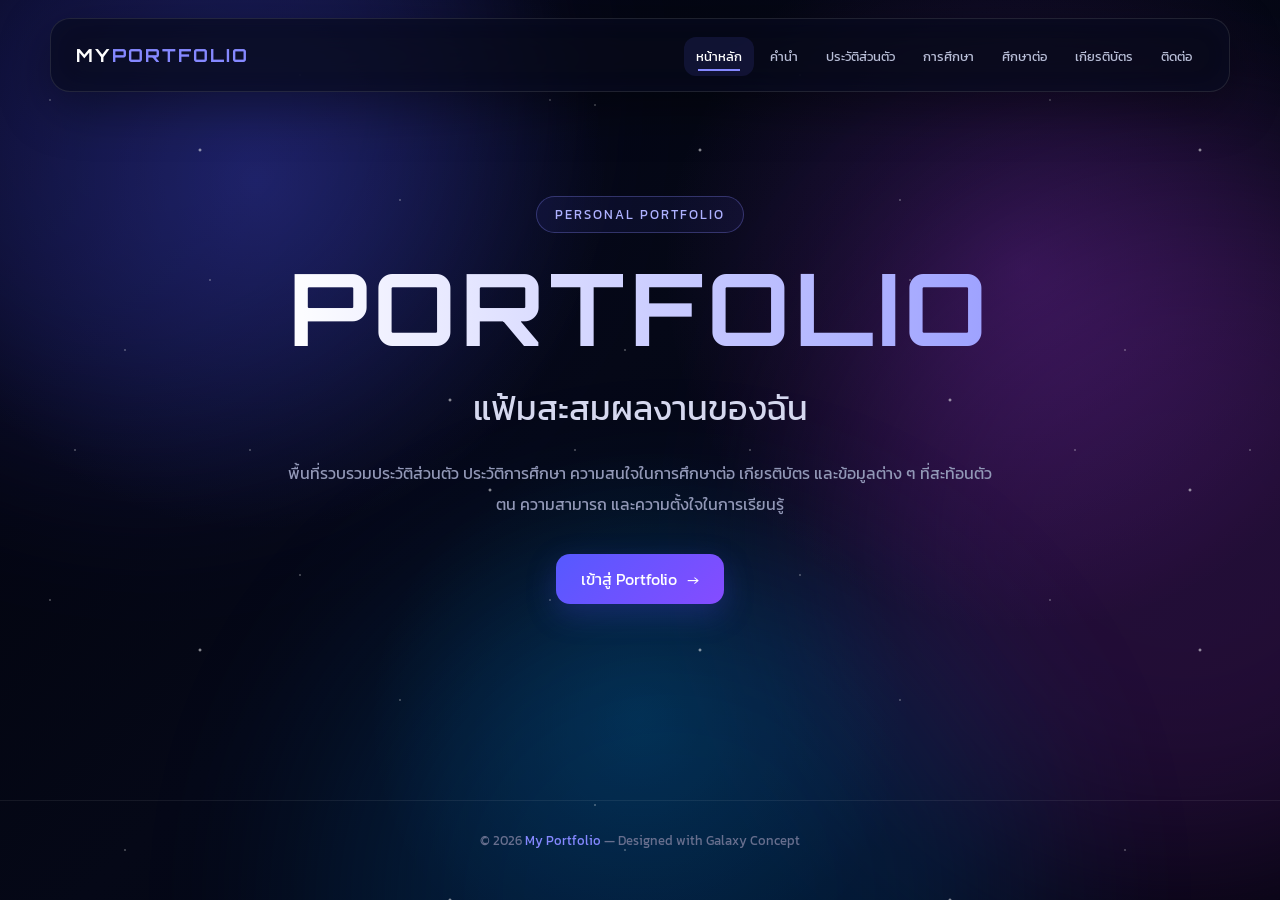
<file: index.html>
<!DOCTYPE html>
<html lang="th">

<head>

<meta charset="UTF-8">
<meta name="viewport" content="width=device-width, initial-scale=1.0">

<title>Portfolio | My Galaxy</title>

<link rel="stylesheet" href="style.css">

</head>

<body>

<div class="page-transition"></div>
  
<div class="stars"></div>
<div class="nebula one"></div>
<div class="nebula two"></div>
<div class="nebula three"></div>


<nav class="navbar">

<div class="nav-container">

<a href="index.html" class="logo">
MY<span>PORTFOLIO</span>
</a>

<ul class="nav-links">

<li><a href="index.html" class="active">หน้าหลัก</a></li>
<li><a href="preface.html">คำนำ</a></li>
<li><a href="profile.html">ประวัติส่วนตัว</a></li>
<li><a href="education.html">การศึกษา</a></li>
<li><a href="interests.html">ศึกษาต่อ</a></li>
<li><a href="certificates.html">เกียรติบัตร</a></li>
<li><a href="contact.html">ติดต่อ</a></li>

</ul>

</div>
</nav>


<main class="hero">

<div class="hero-content">

<div class="eyebrow">
PERSONAL PORTFOLIO
</div>

<h1>PORTFOLIO</h1>

<h2>แฟ้มสะสมผลงานของฉัน</h2>

<p>
พื้นที่รวบรวมประวัติส่วนตัว ประวัติการศึกษา
ความสนใจในการศึกษาต่อ เกียรติบัตร
และข้อมูลต่าง ๆ ที่สะท้อนตัวตน ความสามารถ
และความตั้งใจในการเรียนรู้
</p>

<a href="profile.html" class="btn">
เข้าสู่ Portfolio
<span>→</span>
</a>

</div>

</main>


<footer>
© 2026 <span>My Portfolio</span> — Designed with Galaxy Concept
</footer>


<script src="script.js"></script>

</body>
</html>
</file>
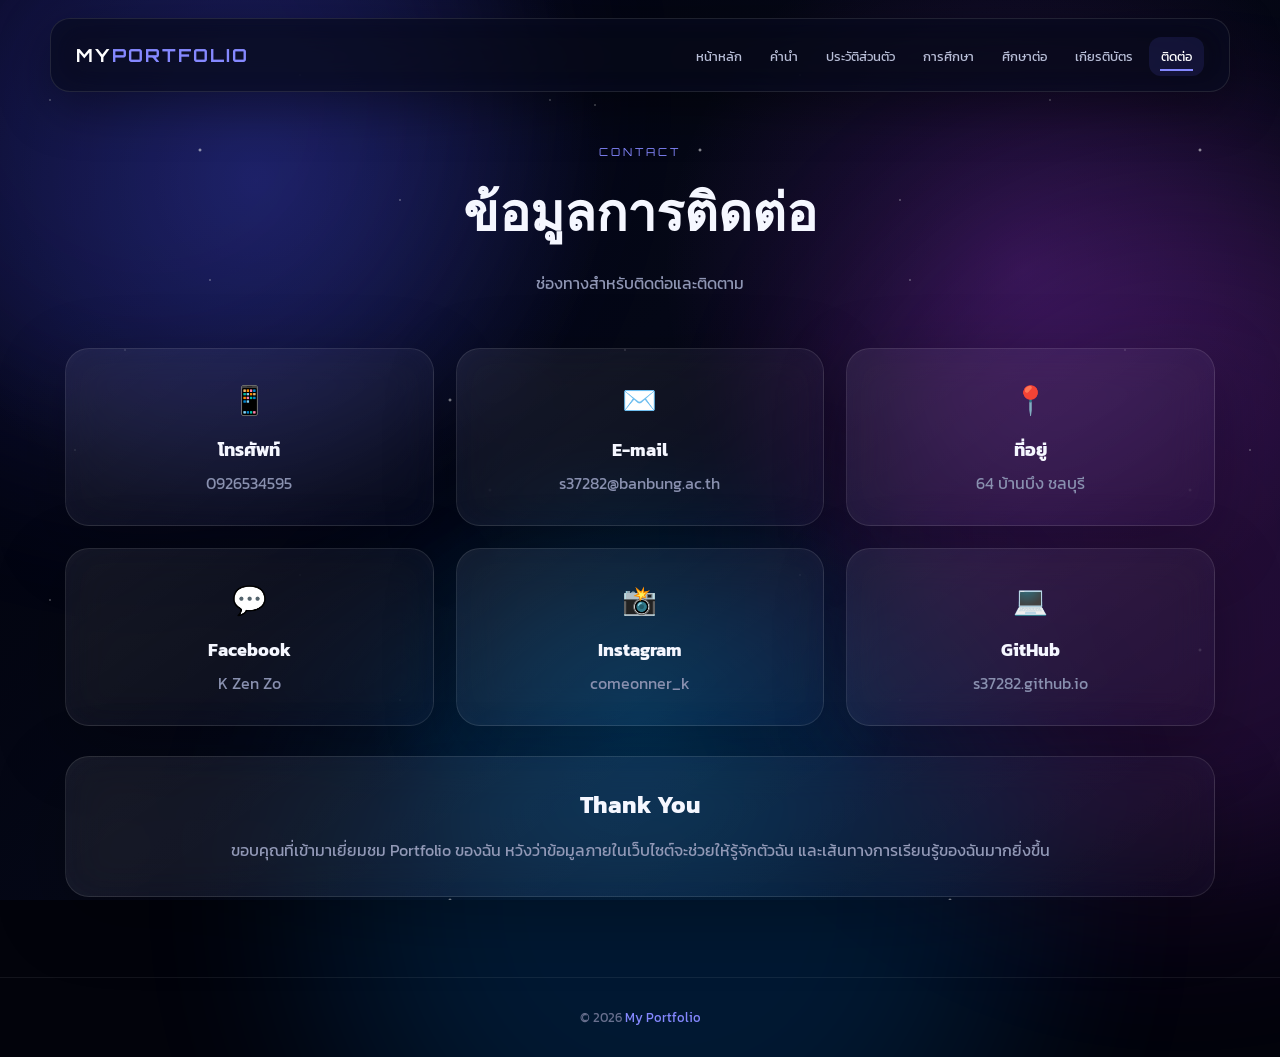
<file: contact.html>
<!DOCTYPE html>
<html lang="th">

<head>

<meta charset="UTF-8">
<meta name="viewport" content="width=device-width, initial-scale=1.0">

<title>ข้อมูลการติดต่อ | Portfolio</title>

<link rel="stylesheet" href="style.css">

</head>

<body>

<div class="page-transition"></div>

<div class="stars"></div>
<div class="nebula one"></div>
<div class="nebula two"></div>
<div class="nebula three"></div>


<nav class="navbar">

<div class="nav-container">

<a href="index.html" class="logo">
MY<span>PORTFOLIO</span>
</a>

<ul class="nav-links">
<li><a href="index.html">หน้าหลัก</a></li>
<li><a href="preface.html">คำนำ</a></li>
<li><a href="profile.html">ประวัติส่วนตัว</a></li>
<li><a href="education.html">การศึกษา</a></li>
<li><a href="interests.html">ศึกษาต่อ</a></li>
<li><a href="certificates.html">เกียรติบัตร</a></li>
<li><a href="contact.html" class="active">ติดต่อ</a></li>
</ul>

</div>
</nav>


<main class="page">

<div class="container">

<div class="section-title">

<small>CONTACT</small>

<h1>ข้อมูลการติดต่อ</h1>

<p>
ช่องทางสำหรับติดต่อและติดตาม
</p>

</div>


<div class="contact-grid">


<div class="card contact-card reveal">

<div class="contact-icon">
📱
</div>

<h2>โทรศัพท์</h2>

<p>
0926534595
</p>

</div>


<div class="card contact-card reveal">

<div class="contact-icon">
✉️
</div>

<h2>E-mail</h2>

<p>
s37282@banbung.ac.th
</p>

</div>


<div class="card contact-card reveal">

<div class="contact-icon">
📍
</div>

<h2>ที่อยู่</h2>

<p>
64 บ้านบึง ชลบุรี 
</p>

</div>


<div class="card contact-card reveal">

<div class="contact-icon">
💬
</div>

<h2>Facebook</h2>

<p>
K Zen Zo
</p>

</div>


<div class="card contact-card reveal">

<div class="contact-icon">
📸
</div>

<h2>Instagram</h2>

<p>
comeonner_k
</p>

</div>


<div class="card contact-card reveal">

<div class="contact-icon">
💻
</div>

<h2>GitHub</h2>

<p>
s37282.github.io
</p>

</div>


</div>


<div class="card reveal"
style="margin-top:30px;text-align:center;">

<h2>
Thank You
</h2>

<p style="color:#9299b7;line-height:2;margin-top:12px;">

ขอบคุณที่เข้ามาเยี่ยมชม Portfolio ของฉัน
หวังว่าข้อมูลภายในเว็บไซต์จะช่วยให้รู้จักตัวฉัน
และเส้นทางการเรียนรู้ของฉันมากยิ่งขึ้น

</p>

</div>


</div>

</main>


<footer>
© 2026 <span>My Portfolio</span>
</footer>


<script src="script.js"></script>

</body>
</html>
</file>
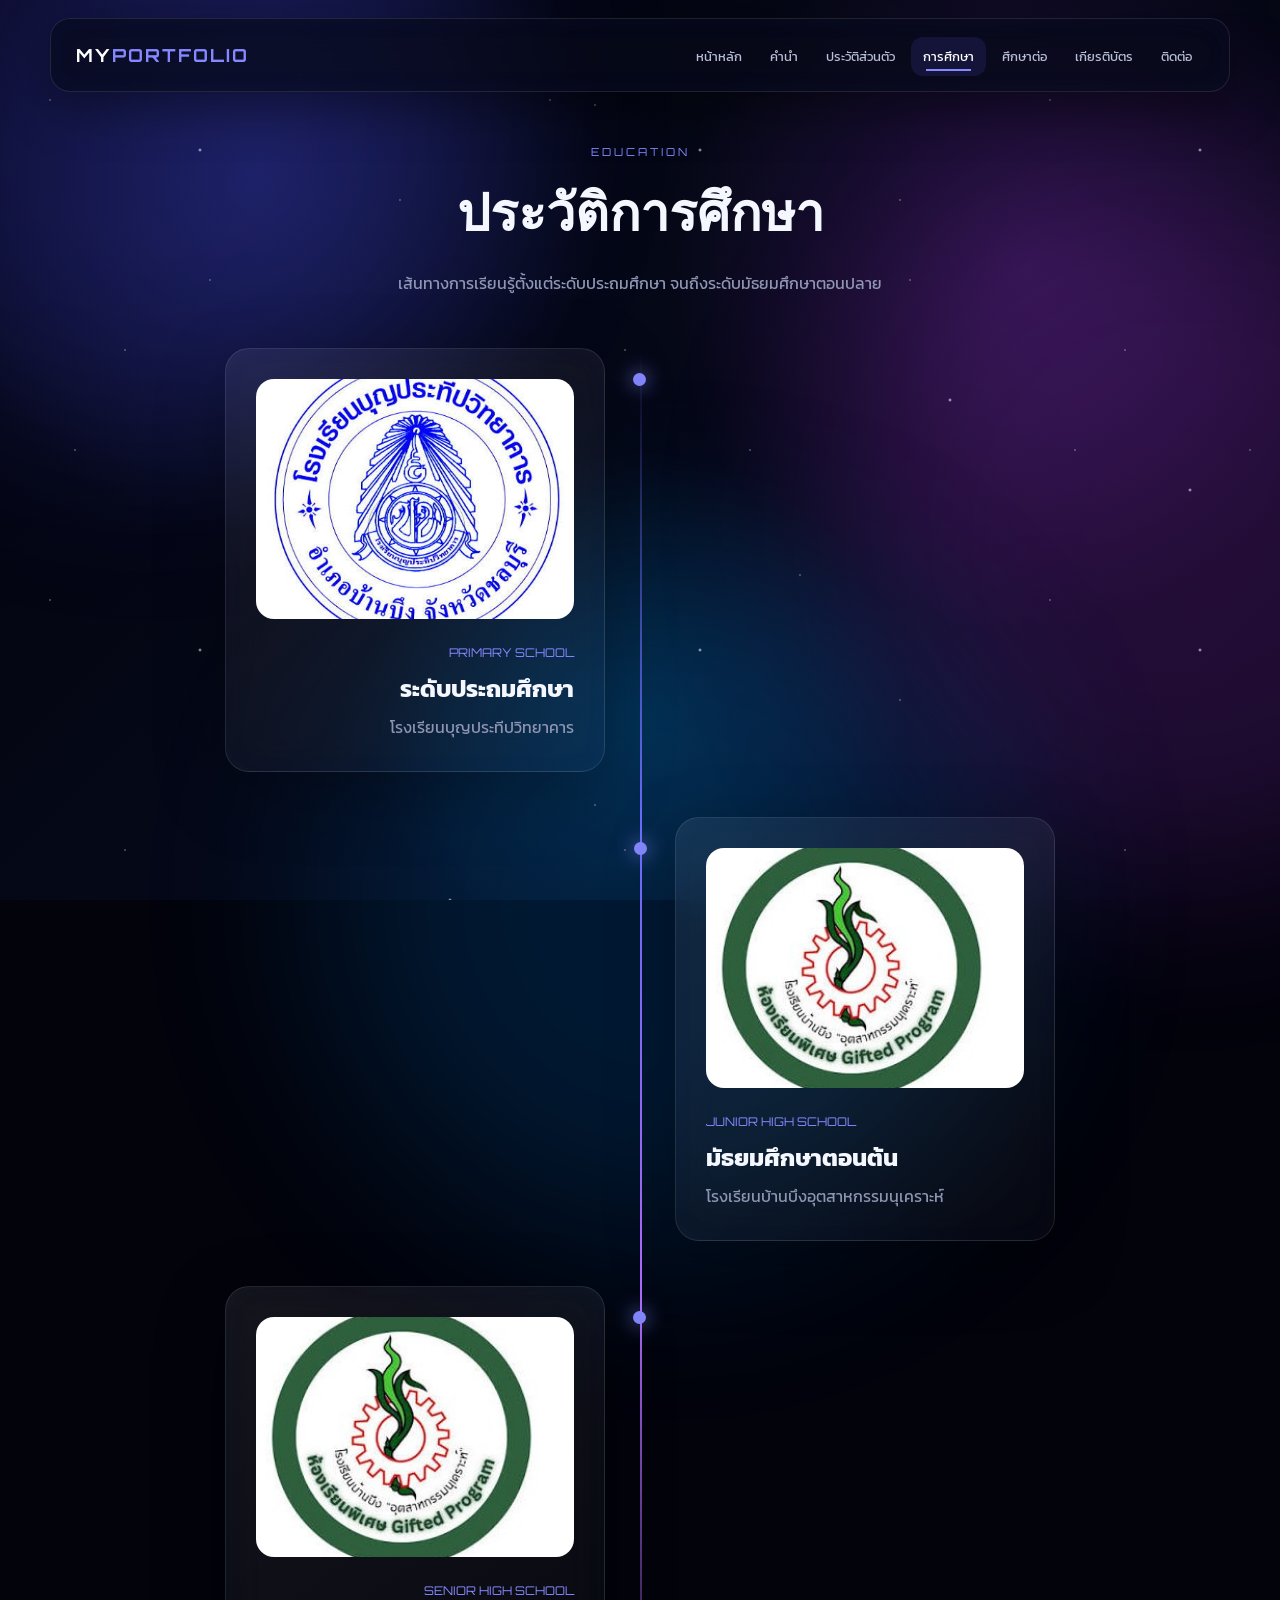
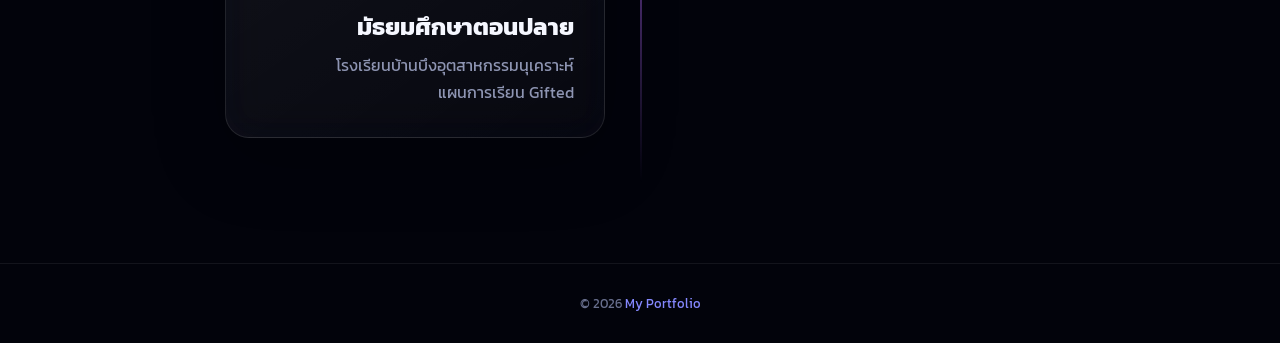
<file: education.html>
<!DOCTYPE html>
<html lang="th">

<head>

<meta charset="UTF-8">
<meta name="viewport" content="width=device-width, initial-scale=1.0">

<title>ประวัติการศึกษา | Portfolio</title>

<link rel="stylesheet" href="style.css">

</head>

<body>

<div class="page-transition"></div>

<div class="stars"></div>
<div class="nebula one"></div>
<div class="nebula two"></div>
<div class="nebula three"></div>


<nav class="navbar">

<div class="nav-container">

<a href="index.html" class="logo">
MY<span>PORTFOLIO</span>
</a>

<ul class="nav-links">
<li><a href="index.html">หน้าหลัก</a></li>
<li><a href="preface.html">คำนำ</a></li>
<li><a href="profile.html">ประวัติส่วนตัว</a></li>
<li><a href="education.html" class="active">การศึกษา</a></li>
<li><a href="interests.html">ศึกษาต่อ</a></li>
<li><a href="certificates.html">เกียรติบัตร</a></li>
<li><a href="contact.html">ติดต่อ</a></li>
</ul>

</div>
</nav>


<main class="page">

<div class="container">

<div class="section-title">

<small>EDUCATION</small>

<h1>ประวัติการศึกษา</h1>

<p>
เส้นทางการเรียนรู้ตั้งแต่ระดับประถมศึกษา
จนถึงระดับมัธยมศึกษาตอนปลาย
</p>

</div>


<div class="education-list">


<!-- ประถม -->

<div class="education-item reveal">

<div class="edu-dot"></div>

<div class="card">

<div class="edu-image">
<img src="1.jpg" alt="ประถมศึกษา">
</div>

<span class="edu-year">PRIMARY SCHOOL</span>

<h2>ระดับประถมศึกษา</h2>

<p>
โรงเรียนบุญประทีปวิทยาคาร 
</p>


</div>

</div>


<!-- มัธยมต้น -->

<div class="education-item reveal">

<div class="edu-dot"></div>

<div class="card">

<div class="edu-image">
<img src="2.jpg" alt="มัธยมศึกษาตอนต้น">
</div>

<span class="edu-year">JUNIOR HIGH SCHOOL</span>

<h2>มัธยมศึกษาตอนต้น</h2>

<p>
โรงเรียนบ้านบึงอุตสาหกรรมนุเคราะห์
</p>


</div>

</div>


<!-- มัธยมปลาย -->

<div class="education-item reveal">

<div class="edu-dot"></div>

<div class="card">

<div class="edu-image">
<img src="2.jpg" alt="มัธยมศึกษาตอนปลาย">
</div>

<span class="edu-year">SENIOR HIGH SCHOOL</span>

<h2>มัธยมศึกษาตอนปลาย</h2>

<p>
โรงเรียนบ้านบึงอุตสาหกรรมนุเคราะห์
</p>

<p>
แผนการเรียน Gifted 
</p>



</div>

</div>


</div>

</div>

</main>


<footer>
© 2026 <span>My Portfolio</span>
</footer>


<script src="script.js"></script>

</body>
</html>
</file>
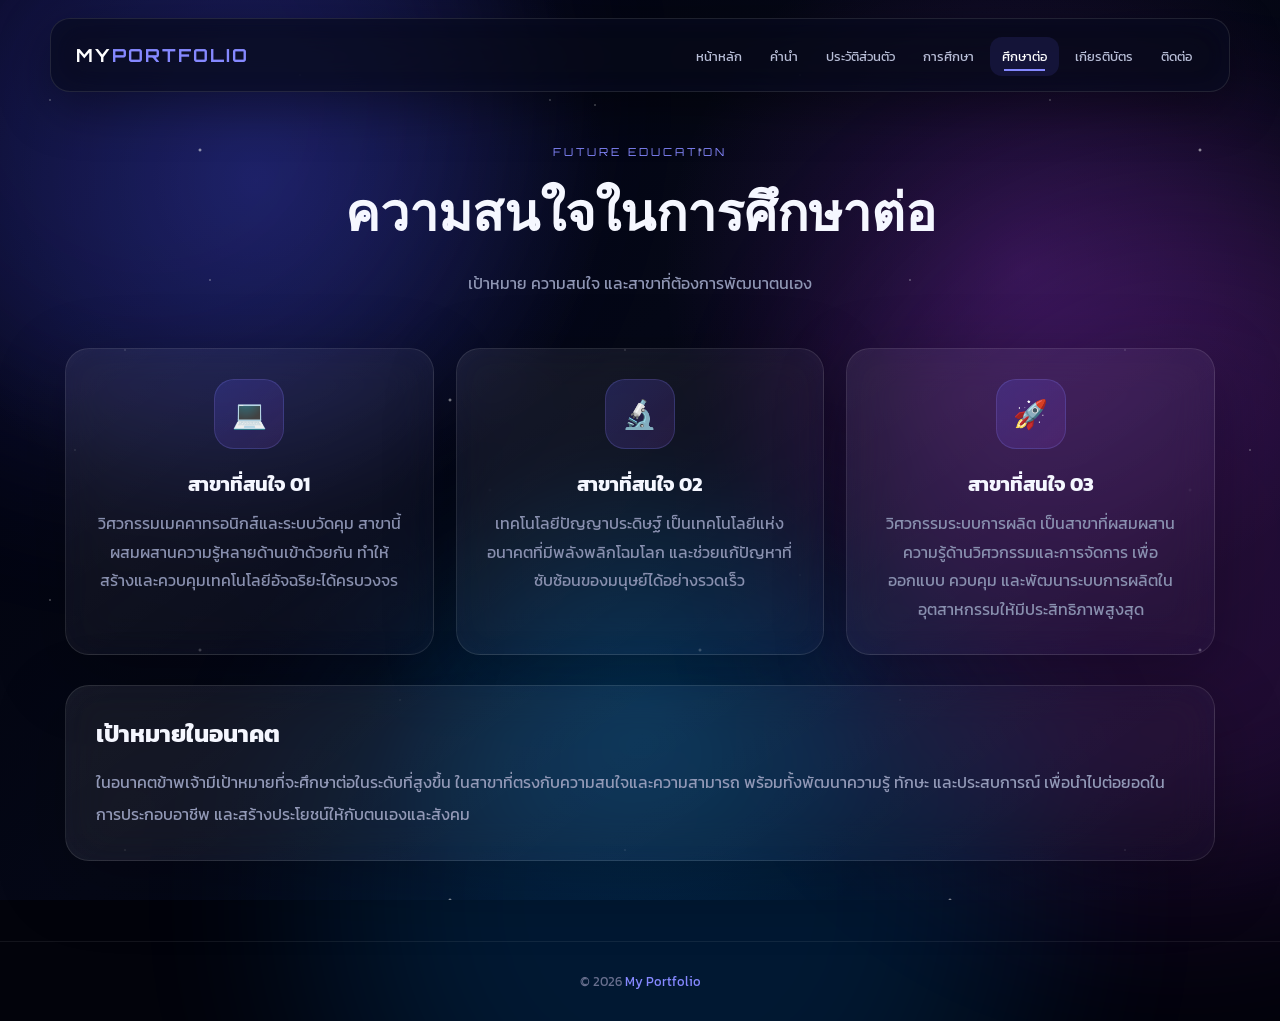
<file: interests.html>
<!DOCTYPE html>
<html lang="th">

<head>

<meta charset="UTF-8">
<meta name="viewport" content="width=device-width, initial-scale=1.0">

<title>ความสนใจในการศึกษาต่อ | Portfolio</title>

<link rel="stylesheet" href="style.css">

</head>

<body>

<div class="page-transition"></div>

<div class="stars"></div>
<div class="nebula one"></div>
<div class="nebula two"></div>
<div class="nebula three"></div>


<nav class="navbar">

<div class="nav-container">

<a href="index.html" class="logo">
MY<span>PORTFOLIO</span>
</a>

<ul class="nav-links">
<li><a href="index.html">หน้าหลัก</a></li>
<li><a href="preface.html">คำนำ</a></li>
<li><a href="profile.html">ประวัติส่วนตัว</a></li>
<li><a href="education.html">การศึกษา</a></li>
<li><a href="interests.html" class="active">ศึกษาต่อ</a></li>
<li><a href="certificates.html">เกียรติบัตร</a></li>
<li><a href="contact.html">ติดต่อ</a></li>
</ul>

</div>
</nav>


<main class="page">

<div class="container">

<div class="section-title">

<small>FUTURE EDUCATION</small>

<h1>ความสนใจในการศึกษาต่อ</h1>

<p>
เป้าหมาย ความสนใจ และสาขาที่ต้องการพัฒนาตนเอง
</p>

</div>


<div class="interest-grid">


<div class="card interest-card reveal">

<div class="interest-icon">
💻
</div>

<h2>สาขาที่สนใจ 01</h2>

<p>
 วิศวกรรมเมคคาทรอนิกส์และระบบวัดคุม
  สาขานี้ผสมผสานความรู้หลายด้านเข้าด้วยกัน ทำให้สร้างและควบคุมเทคโนโลยีอัจฉริยะได้ครบวงจร
</p>

</div>


<div class="card interest-card reveal">

<div class="interest-icon">
🔬
</div>

<h2>สาขาที่สนใจ 02</h2>

<p>
เทคโนโลยีปัญญาประดิษฐ์ 
เป็นเทคโนโลยีแห่งอนาคตที่มีพลังพลิกโฉมโลก และช่วยแก้ปัญหาที่ซับซ้อนของมนุษย์ได้อย่างรวดเร็ว
</p>

</div>


<div class="card interest-card reveal">

<div class="interest-icon">
🚀
</div>

<h2>สาขาที่สนใจ 03</h2>

<p>
วิศวกรรมระบบการผลิต
  เป็นสาขาที่ผสมผสานความรู้ด้านวิศวกรรมและการจัดการ เพื่อออกแบบ ควบคุม และพัฒนาระบบการผลิตในอุตสาหกรรมให้มีประสิทธิภาพสูงสุด
</p>

</div>


</div>


<div class="card reveal" style="margin-top:30px;">

<h2>เป้าหมายในอนาคต</h2>

<p style="color:#9299b7;line-height:2;margin-top:15px;">

ในอนาคตข้าพเจ้ามีเป้าหมายที่จะศึกษาต่อในระดับที่สูงขึ้น
ในสาขาที่ตรงกับความสนใจและความสามารถ
พร้อมทั้งพัฒนาความรู้ ทักษะ และประสบการณ์
เพื่อนำไปต่อยอดในการประกอบอาชีพ
และสร้างประโยชน์ให้กับตนเองและสังคม

</p>

</div>


</div>

</main>


<footer>
© 2026 <span>My Portfolio</span>
</footer>


<script src="script.js"></script>

</body>
</html>
</file>
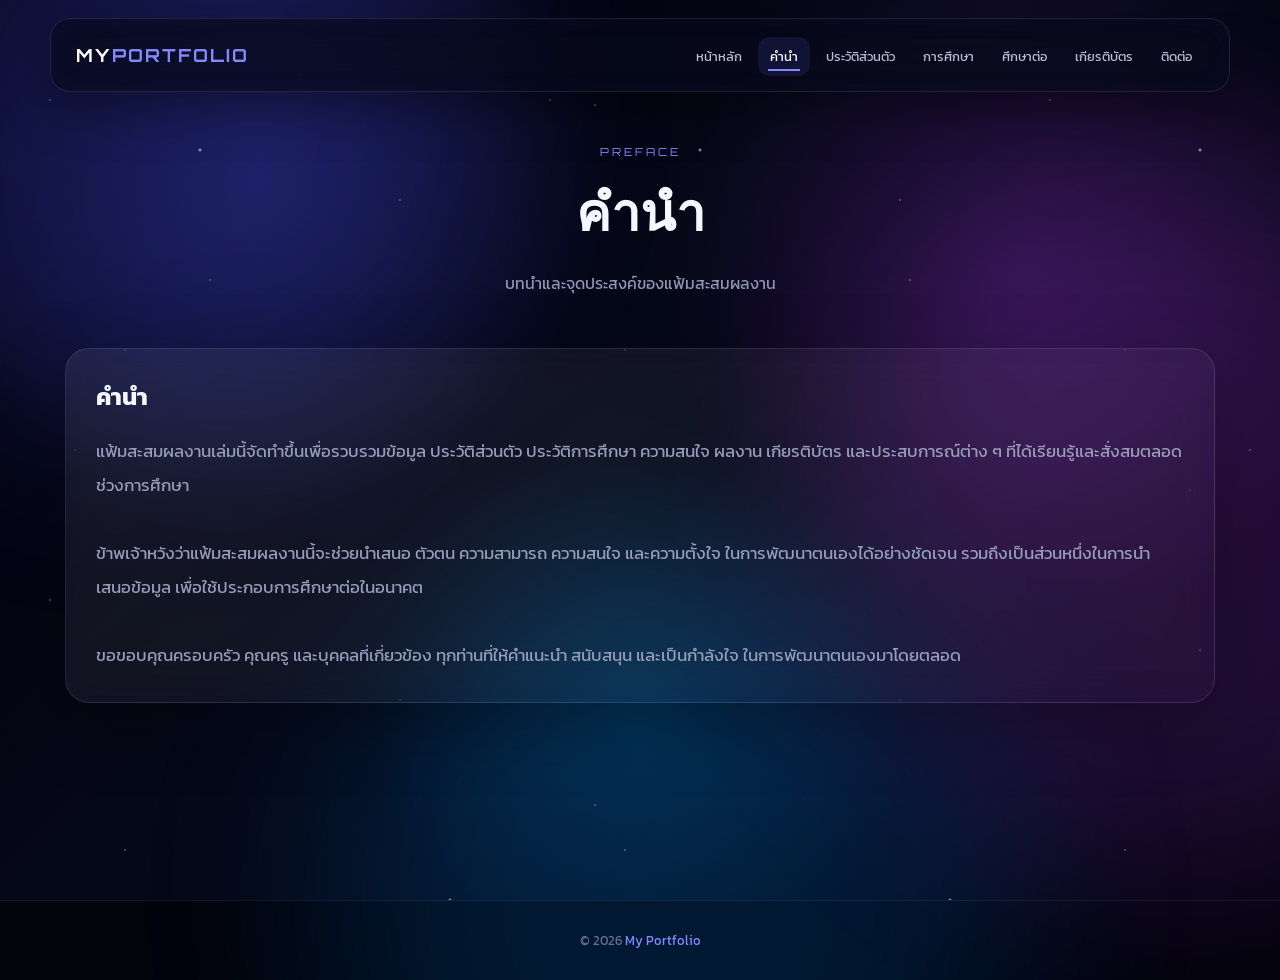
<file: preface.html>
<!DOCTYPE html>
<html lang="th">

<head>

<meta charset="UTF-8">
<meta name="viewport" content="width=device-width, initial-scale=1.0">

<title>คำนำ | Portfolio</title>

<link rel="stylesheet" href="style.css">

</head>

<body>

<div class="page-transition"></div>

<div class="stars"></div>
<div class="nebula one"></div>
<div class="nebula two"></div>
<div class="nebula three"></div>


<nav class="navbar">

<div class="nav-container">

<a href="index.html" class="logo">
MY<span>PORTFOLIO</span>
</a>

<ul class="nav-links">
<li><a href="index.html">หน้าหลัก</a></li>
<li><a href="preface.html" class="active">คำนำ</a></li>
<li><a href="profile.html">ประวัติส่วนตัว</a></li>
<li><a href="education.html">การศึกษา</a></li>
<li><a href="interests.html">ศึกษาต่อ</a></li>
<li><a href="certificates.html">เกียรติบัตร</a></li>
<li><a href="contact.html">ติดต่อ</a></li>
</ul>

</div>
</nav>


<main class="page">

<div class="container">

<div class="section-title">

<small>PREFACE</small>

<h1>คำนำ</h1>

<p>
บทนำและจุดประสงค์ของแฟ้มสะสมผลงาน
</p>

</div>


<div class="card reveal">

<h2 style="margin-bottom:20px;">
คำนำ
</h2>

<p style="color:#969db9;line-height:2;font-size:17px;">

แฟ้มสะสมผลงานเล่มนี้จัดทำขึ้นเพื่อรวบรวมข้อมูล
ประวัติส่วนตัว ประวัติการศึกษา ความสนใจ
ผลงาน เกียรติบัตร และประสบการณ์ต่าง ๆ
ที่ได้เรียนรู้และสั่งสมตลอดช่วงการศึกษา

<br><br>

ข้าพเจ้าหวังว่าแฟ้มสะสมผลงานนี้จะช่วยนำเสนอ
ตัวตน ความสามารถ ความสนใจ และความตั้งใจ
ในการพัฒนาตนเองได้อย่างชัดเจน
รวมถึงเป็นส่วนหนึ่งในการนำเสนอข้อมูล
เพื่อใช้ประกอบการศึกษาต่อในอนาคต

<br><br>

ขอขอบคุณครอบครัว คุณครู และบุคคลที่เกี่ยวข้อง
ทุกท่านที่ให้คำแนะนำ สนับสนุน และเป็นกำลังใจ
ในการพัฒนาตนเองมาโดยตลอด

</p>

</div>

</div>

</main>


<footer>
© 2026 <span>My Portfolio</span>
</footer>


<script src="script.js"></script>

</body>
</html>
</file>
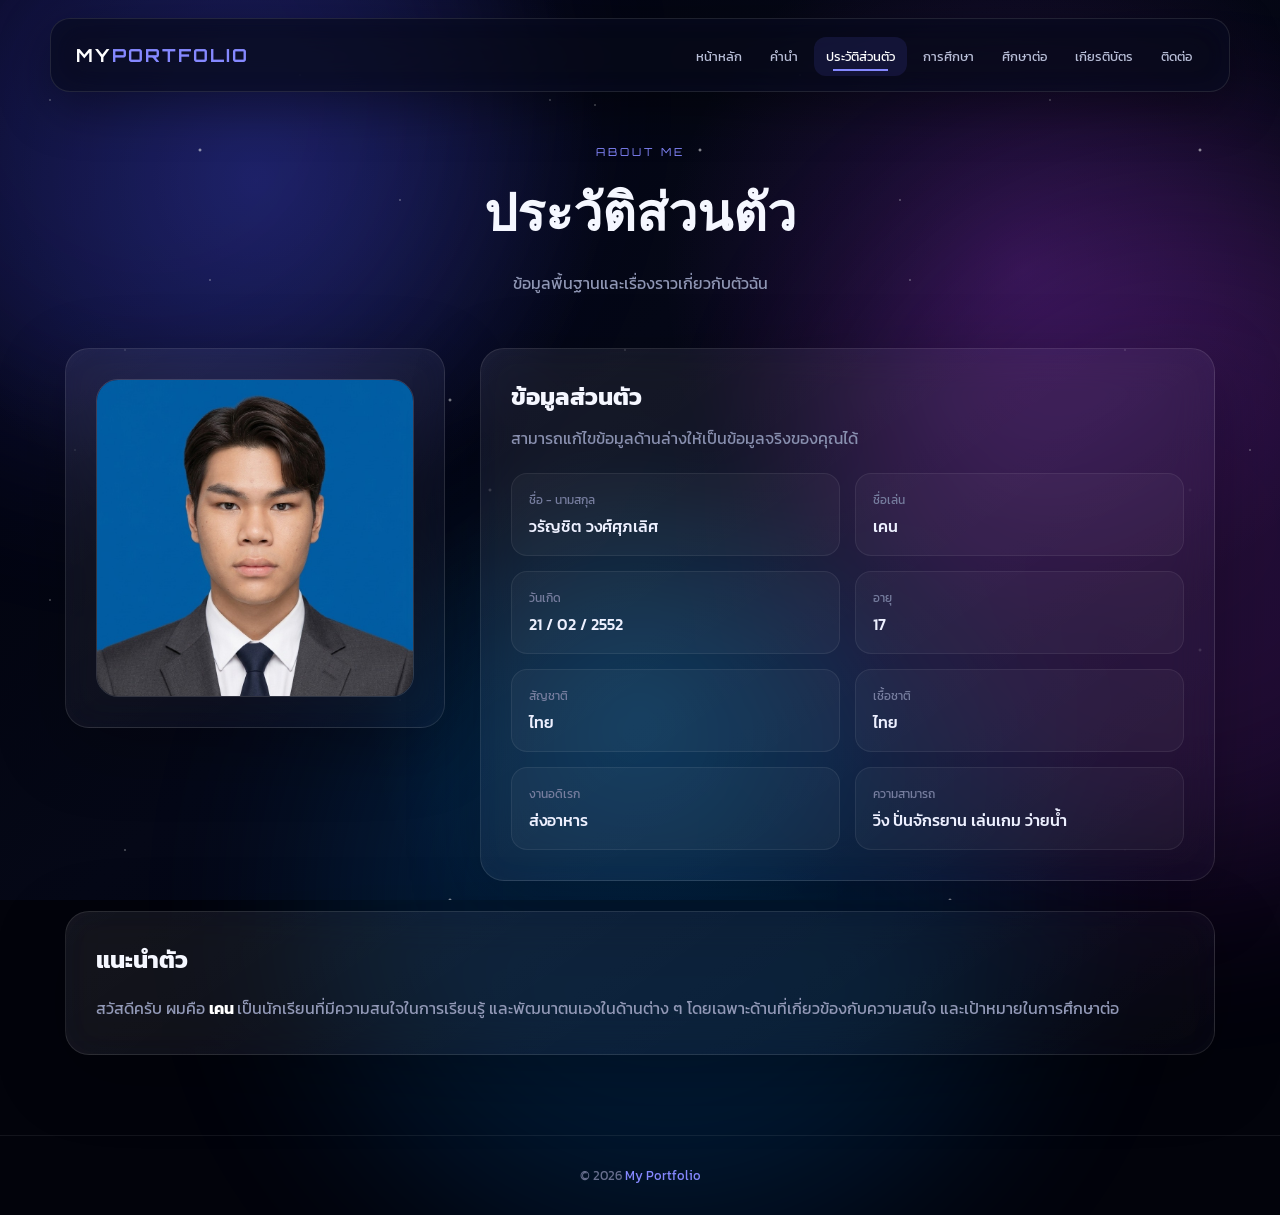
<file: profile.html>
<!DOCTYPE html>
<html lang="th">

<head>

<meta charset="UTF-8">
<meta name="viewport" content="width=device-width, initial-scale=1.0">

<title>ประวัติส่วนตัว | Portfolio</title>

<link rel="stylesheet" href="style.css">

</head>

<body>

<div class="page-transition"></div>

<div class="stars"></div>
<div class="nebula one"></div>
<div class="nebula two"></div>
<div class="nebula three"></div>


<nav class="navbar">

<div class="nav-container">

<a href="index.html" class="logo">
MY<span>PORTFOLIO</span>
</a>

<ul class="nav-links">
<li><a href="index.html">หน้าหลัก</a></li>
<li><a href="preface.html">คำนำ</a></li>
<li><a href="profile.html" class="active">ประวัติส่วนตัว</a></li>
<li><a href="education.html">การศึกษา</a></li>
<li><a href="interests.html">ศึกษาต่อ</a></li>
<li><a href="certificates.html">เกียรติบัตร</a></li>
<li><a href="contact.html">ติดต่อ</a></li>
</ul>

</div>
</nav>


<main class="page">

<div class="container">

<div class="section-title">

<small>ABOUT ME</small>

<h1>ประวัติส่วนตัว</h1>

<p>
ข้อมูลพื้นฐานและเรื่องราวเกี่ยวกับตัวฉัน
</p>

</div>


<div class="profile-grid">

<div class="card reveal">

<div class="profile-image">

<img src="S__38019074.jpg" alt="รูปโปรไฟล์">

</div>

</div>


<div class="card reveal">

<h2>ข้อมูลส่วนตัว</h2>

<p style="color:#8990af;margin-top:10px;line-height:1.8;">
สามารถแก้ไขข้อมูลด้านล่างให้เป็นข้อมูลจริงของคุณได้
</p>


<div class="info-list">

<div class="info-item">
<span>ชื่อ - นามสกุล</span>
<strong>วรัญชิต วงศ์ศุภเลิศ </strong>
</div>

<div class="info-item">
<span>ชื่อเล่น</span>
<strong>เคน</strong>
</div>

<div class="info-item">
<span>วันเกิด</span>
<strong>21 / 02 / 2552</strong>
</div>

<div class="info-item">
<span>อายุ</span>
<strong>17</strong>
</div>

<div class="info-item">
<span>สัญชาติ</span>
<strong>ไทย</strong>
</div>

<div class="info-item">
<span>เชื้อชาติ</span>
<strong>ไทย</strong>
</div>

<div class="info-item">
<span>งานอดิเรก</span>
<strong>ส่งอาหาร </strong>
</div>

<div class="info-item">
<span>ความสามารถ</span>
<strong>วิ่ง ปั่นจักรยาน เล่นเกม ว่ายน้ำ </strong>
</div>

</div>

</div>

</div>


<div class="card reveal" style="margin-top:30px;">

<h2>แนะนำตัว</h2>

<p style="color:#9299b7;line-height:2;margin-top:15px;">

สวัสดีครับ ผมคือ
<strong style="color:white;">เคน </strong>
เป็นนักเรียนที่มีความสนใจในการเรียนรู้
และพัฒนาตนเองในด้านต่าง ๆ
โดยเฉพาะด้านที่เกี่ยวข้องกับความสนใจ
และเป้าหมายในการศึกษาต่อ

</p>

</div>

</div>

</main>


<footer>
© 2026 <span>My Portfolio</span>
</footer>


<script src="script.js"></script>

</body>
</html>
</file>
<file: style.css>
@import url('https://fonts.googleapis.com/css2?family=Kanit:wght@300;400;500;600;700&family=Orbitron:wght@400;500;600;700;800&display=swap');

*{
    margin:0;
    padding:0;
    box-sizing:border-box;
}

html{
    scroll-behavior:smooth;
}

body{
    font-family:'Kanit',sans-serif;
    color:#f5f7ff;
    background:#02030b;
    min-height:100vh;
    overflow-x:hidden;
}

/* =========================
   GALAXY BACKGROUND
========================= */

body::before{
    content:"";
    position:fixed;
    inset:0;
    z-index:-5;

    background:
        radial-gradient(circle at 20% 20%,rgba(77,90,255,.25),transparent 28%),
        radial-gradient(circle at 80% 30%,rgba(180,60,255,.20),transparent 30%),
        radial-gradient(circle at 50% 80%,rgba(0,180,255,.15),transparent 28%),
        linear-gradient(135deg,#01020a,#050817 45%,#02030c);

    animation:galaxyMove 18s ease-in-out infinite alternate;
}

@keyframes galaxyMove{
    0%{
        transform:scale(1);
    }
    100%{
        transform:scale(1.12);
    }
}

/* Nebula */

.nebula{
    position:fixed;
    width:700px;
    height:700px;
    border-radius:50%;
    filter:blur(100px);
    opacity:.16;
    pointer-events:none;
    z-index:-4;
}

.nebula.one{
    background:#4d4cff;
    top:-250px;
    left:-200px;
    animation:nebulaOne 15s infinite alternate;
}

.nebula.two{
    background:#c43cff;
    right:-250px;
    top:20%;
    animation:nebulaTwo 20s infinite alternate;
}

.nebula.three{
    background:#008cff;
    bottom:-350px;
    left:25%;
    animation:nebulaThree 17s infinite alternate;
}

@keyframes nebulaOne{
    to{
        transform:translate(180px,120px) scale(1.2);
    }
}

@keyframes nebulaTwo{
    to{
        transform:translate(-150px,100px) scale(1.3);
    }
}

@keyframes nebulaThree{
    to{
        transform:translate(120px,-100px) scale(1.2);
    }
}

/* =========================
   STAR FIELD
========================= */

.stars,
.stars::before,
.stars::after{
    position:fixed;
    inset:0;
    content:"";
    pointer-events:none;
    z-index:-2;
}

.stars{
    background-image:
        radial-gradient(1px 1px at 10% 20%,white,transparent),
        radial-gradient(1px 1px at 25% 70%,white,transparent),
        radial-gradient(2px 2px at 40% 30%,white,transparent),
        radial-gradient(1px 1px at 60% 15%,white,transparent),
        radial-gradient(1px 1px at 80% 40%,white,transparent),
        radial-gradient(2px 2px at 90% 80%,white,transparent),
        radial-gradient(1px 1px at 50% 90%,white,transparent),
        radial-gradient(1px 1px at 15% 90%,white,transparent);

    background-size:500px 500px;
    animation:starsMove 35s linear infinite;
    opacity:.8;
}

.stars::before{
    background-image:
        radial-gradient(1px 1px at 30% 40%,white,transparent),
        radial-gradient(2px 2px at 70% 70%,white,transparent),
        radial-gradient(1px 1px at 85% 15%,white,transparent);
    background-size:700px 700px;
    animation:starsMove 60s linear infinite reverse;
}

@keyframes starsMove{
    from{
        transform:translateY(0);
    }
    to{
        transform:translateY(-500px);
    }
}

/* =========================
   PAGE TRANSITION
========================= */

.page-transition{
    position:fixed;
    inset:0;
    background:
        radial-gradient(circle,#3035ff 0%,#08091d 40%,#010108 100%);
    z-index:9999;
    pointer-events:none;
    animation:pageEnter .9s cubic-bezier(.76,0,.24,1) forwards;
}

@keyframes pageEnter{
    0%{
        transform:scaleY(1);
        transform-origin:top;
    }
    100%{
        transform:scaleY(0);
        transform-origin:top;
    }
}

body.leaving .page-transition{
    animation:pageLeave .8s cubic-bezier(.76,0,.24,1) forwards;
}

@keyframes pageLeave{
    0%{
        transform:scaleY(0);
        transform-origin:bottom;
    }
    100%{
        transform:scaleY(1);
        transform-origin:bottom;
    }
}

/* =========================
   NAVBAR
========================= */

.navbar{
    position:fixed;
    top:18px;
    left:50%;
    transform:translateX(-50%);
    width:min(1180px,94%);
    z-index:1000;

    background:rgba(7,10,25,.72);
    backdrop-filter:blur(20px);
    border:1px solid rgba(255,255,255,.10);
    border-radius:20px;

    box-shadow:
        0 15px 50px rgba(0,0,0,.4),
        inset 0 0 30px rgba(80,80,255,.04);
}

.nav-container{
    min-height:72px;
    padding:0 25px;

    display:flex;
    align-items:center;
    justify-content:space-between;
    gap:20px;
}

.logo{
    text-decoration:none;
    color:white;
    font-family:'Orbitron',sans-serif;
    font-size:18px;
    font-weight:700;
    letter-spacing:2px;
    white-space:nowrap;
}

.logo span{
    color:#8588ff;
}

.nav-links{
    list-style:none;
    display:flex;
    align-items:center;
    justify-content:center;
    gap:4px;
    flex-wrap:wrap;
}

.nav-links a{
    position:relative;
    text-decoration:none;
    color:#b9bfd8;
    padding:10px 12px;
    border-radius:12px;
    font-size:13px;
    transition:.3s;
}

.nav-links a:hover,
.nav-links a.active{
    color:white;
    background:rgba(100,100,255,.12);
}

.nav-links a::after{
    content:"";
    position:absolute;
    left:20%;
    bottom:5px;
    width:60%;
    height:2px;
    background:#8588ff;
    transform:scaleX(0);
    transition:.3s;
}

.nav-links a:hover::after,
.nav-links a.active::after{
    transform:scaleX(1);
}

/* =========================
   CONTAINER
========================= */

.container{
    width:min(1150px,92%);
    margin:auto;
}

.page{
    min-height:100vh;
    padding:145px 0 80px;
}

/* =========================
   HERO
========================= */

.hero{
    min-height:calc(100vh - 100px);
    display:flex;
    align-items:center;
    justify-content:center;
    text-align:center;
}

.hero-content{
    max-width:900px;
    animation:fadeUp 1.2s ease;
}

.eyebrow{
    display:inline-block;
    padding:8px 18px;
    border:1px solid rgba(140,140,255,.3);
    border-radius:50px;
    background:rgba(90,90,255,.08);
    color:#aeb1ff;
    font-size:13px;
    letter-spacing:2px;
    margin-bottom:25px;
}

.hero h1{
    font-family:'Orbitron',sans-serif;
    font-size:clamp(45px,8vw,100px);
    line-height:1;
    letter-spacing:5px;

    background:linear-gradient(
        90deg,
        #ffffff,
        #9ca0ff,
        #e9eaff,
        #ffffff
    );

    background-size:300%;
    -webkit-background-clip:text;
    color:transparent;

    animation:textShine 5s linear infinite;
}

@keyframes textShine{
    from{
        background-position:0%;
    }
    to{
        background-position:300%;
    }
}

.hero h2{
    margin-top:25px;
    font-size:clamp(20px,3vw,34px);
    font-weight:400;
    color:#d5d8ef;
}

.hero p{
    margin:25px auto 35px;
    max-width:720px;
    color:#9298b7;
    line-height:1.9;
}

.btn{
    display:inline-flex;
    align-items:center;
    justify-content:center;
    gap:10px;

    padding:13px 25px;
    border-radius:14px;

    text-decoration:none;
    color:white;

    background:linear-gradient(
        135deg,
        #5659ff,
        #854cff
    );

    box-shadow:
        0 10px 30px rgba(80,80,255,.25);

    transition:.35s;
}

.btn:hover{
    transform:translateY(-4px);
    box-shadow:
        0 15px 40px rgba(100,90,255,.45);
}

/* =========================
   SECTION
========================= */

.section-title{
    text-align:center;
    margin-bottom:50px;
    animation:fadeUp 1s ease;
}

.section-title small{
    display:block;
    color:#8588ff;
    letter-spacing:3px;
    font-family:'Orbitron',sans-serif;
    font-size:11px;
    margin-bottom:12px;
}

.section-title h1{
    font-family:'Orbitron',sans-serif;
    font-size:clamp(30px,5vw,52px);
}

.section-title p{
    color:#8f96b4;
    max-width:650px;
    margin:15px auto 0;
    line-height:1.8;
}

/* =========================
   GLASS CARD
========================= */

.card{
    background:linear-gradient(
        145deg,
        rgba(255,255,255,.075),
        rgba(255,255,255,.025)
    );

    border:1px solid rgba(255,255,255,.10);
    border-radius:24px;
    padding:30px;

    backdrop-filter:blur(20px);

    box-shadow:
        0 20px 70px rgba(0,0,0,.25),
        inset 0 0 30px rgba(100,100,255,.025);

    transition:.4s;
}

.card:hover{
    transform:translateY(-6px);
    border-color:rgba(140,140,255,.3);
    box-shadow:
        0 25px 80px rgba(0,0,0,.4),
        0 0 30px rgba(90,90,255,.08);
}

/* =========================
   PROFILE
========================= */

.profile-grid{
    display:grid;
    grid-template-columns:380px 1fr;
    gap:35px;
    align-items:start;
}

.profile-image{
    position:relative;
    overflow:hidden;
    border-radius:22px;
    border:1px solid rgba(255,255,255,.15);
}

.profile-image img{
    width:100%;
    display:block;
    aspect-ratio:1/1;
    object-fit:cover;
    transition:.6s;
}

.profile-image:hover img{
    transform:scale(1.05);
}

.info-list{
    display:grid;
    grid-template-columns:repeat(2,1fr);
    gap:15px;
    margin-top:20px;
}

.info-item{
    padding:17px;
    border-radius:16px;
    background:rgba(255,255,255,.035);
    border:1px solid rgba(255,255,255,.07);
}

.info-item span{
    display:block;
    color:#777e9f;
    font-size:12px;
    margin-bottom:5px;
}

.info-item strong{
    font-weight:500;
    color:#edf0ff;
}

/* =========================
   EDUCATION
========================= */

.education-list{
    position:relative;
    max-width:900px;
    margin:auto;
}

.education-list::before{
    content:"";
    position:absolute;
    left:50%;
    top:0;
    bottom:0;
    width:2px;
    background:linear-gradient(
        transparent,
        #6b6eff,
        #b26bff,
        transparent
    );
}

.education-item{
    position:relative;
    width:50%;
    padding:0 35px 45px;
}

.education-item:nth-child(odd){
    left:0;
    text-align:right;
}

.education-item:nth-child(even){
    left:50%;
}

.edu-dot{
    position:absolute;
    top:25px;
    width:13px;
    height:13px;
    border-radius:50%;
    background:#8588ff;
    box-shadow:0 0 20px #8588ff;
}

.education-item:nth-child(odd) .edu-dot{
    right:-6px;
}

.education-item:nth-child(even) .edu-dot{
    left:-6px;
}

.edu-image{
    overflow:hidden;
    border-radius:18px;
    margin-bottom:20px;
}

.edu-image img{
    width:100%;
    height:240px;
    object-fit:cover;
    display:block;
    transition:.5s;
}

.edu-image:hover img{
    transform:scale(1.05);
}

.edu-year{
    color:#8588ff;
    font-family:'Orbitron',sans-serif;
    font-size:12px;
}

.education-item h2{
    margin:8px 0;
}

.education-item p{
    color:#8e95b3;
    line-height:1.7;
}

/* =========================
   INTERESTS
========================= */

.interest-grid{
    display:grid;
    grid-template-columns:repeat(3,1fr);
    gap:22px;
}

.interest-card{
    text-align:center;
}

.interest-icon{
    width:70px;
    height:70px;
    margin:0 auto 20px;

    display:flex;
    align-items:center;
    justify-content:center;

    border-radius:20px;

    font-size:28px;

    background:linear-gradient(
        135deg,
        rgba(90,90,255,.2),
        rgba(180,80,255,.12)
    );

    border:1px solid rgba(140,140,255,.2);
}

.interest-card h2{
    font-size:20px;
    margin-bottom:10px;
}

.interest-card p{
    color:#8990af;
    line-height:1.8;
}

/* =========================
   CERTIFICATES
========================= */

.certificate-grid{
    display:grid;
    grid-template-columns:repeat(3,1fr);
    gap:24px;
}

.certificate-card{
    overflow:hidden;
    padding:0;
}

.certificate-img{
    position:relative;
    overflow:hidden;
    cursor:pointer;
}

.certificate-img img{
    width:100%;
    height:250px;
    object-fit:cover;
    display:block;
    transition:.5s;
}

.certificate-img::after{
    content:"ดูเกียรติบัตร";
    position:absolute;
    inset:0;

    display:flex;
    align-items:center;
    justify-content:center;

    background:rgba(5,6,20,.68);
    color:white;

    opacity:0;
    transition:.4s;
}

.certificate-img:hover img{
    transform:scale(1.06);
}

.certificate-img:hover::after{
    opacity:1;
}

.certificate-info{
    padding:22px;
}

.certificate-info span{
    color:#8588ff;
    font-size:12px;
}

.certificate-info h2{
    font-size:18px;
    margin:8px 0;
}

.certificate-info p{
    color:#8990af;
    line-height:1.7;
    font-size:14px;
}

/* =========================
   LIGHTBOX
========================= */

.lightbox{
    position:fixed;
    inset:0;
    z-index:5000;

    background:rgba(0,0,0,.88);
    backdrop-filter:blur(12px);

    display:none;
    align-items:center;
    justify-content:center;

    padding:30px;
}

.lightbox.show{
    display:flex;
    animation:fadeIn .3s ease;
}

.lightbox img{
    max-width:92vw;
    max-height:88vh;
    object-fit:contain;

    border-radius:15px;

    box-shadow:
        0 0 80px rgba(100,100,255,.25);
}

.close-lightbox{
    position:absolute;
    top:25px;
    right:35px;

    width:45px;
    height:45px;

    border:none;
    border-radius:50%;

    background:rgba(255,255,255,.1);
    color:white;

    font-size:25px;
    cursor:pointer;
}

/* =========================
   CONTACT
========================= */

.contact-grid{
    display:grid;
    grid-template-columns:repeat(3,1fr);
    gap:22px;
}

.contact-card{
    text-align:center;
}

.contact-icon{
    font-size:28px;
    margin-bottom:15px;
}

.contact-card h2{
    font-size:18px;
    margin-bottom:8px;
}

.contact-card p{
    color:#8990af;
    word-break:break-word;
}

/* =========================
   FOOTER
========================= */

footer{
    border-top:1px solid rgba(255,255,255,.07);
    padding:30px 20px;
    text-align:center;
    color:#686f8e;
    font-size:13px;
}

footer span{
    color:#8588ff;
}

/* =========================
   ANIMATION
========================= */

.reveal{
    opacity:0;
    transform:translateY(40px);
    transition:1s cubic-bezier(.2,.7,.2,1);
}

.reveal.active{
    opacity:1;
    transform:translateY(0);
}

@keyframes fadeUp{
    from{
        opacity:0;
        transform:translateY(35px);
    }
    to{
        opacity:1;
        transform:translateY(0);
    }
}

@keyframes fadeIn{
    from{
        opacity:0;
    }
    to{
        opacity:1;
    }
}

/* =========================
   RESPONSIVE
========================= */

@media(max-width:900px){

    .nav-container{
        min-height:65px;
    }

    .nav-links{
        display:none;
    }

    .profile-grid{
        grid-template-columns:1fr;
    }

    .profile-image{
        max-width:400px;
        margin:auto;
    }

    .interest-grid{
        grid-template-columns:1fr 1fr;
    }

    .certificate-grid{
        grid-template-columns:1fr 1fr;
    }

    .contact-grid{
        grid-template-columns:1fr 1fr;
    }
}

@media(max-width:650px){

    .page{
        padding-top:120px;
    }

    .card{
        padding:22px;
    }

    .info-list{
        grid-template-columns:1fr;
    }

    .interest-grid,
    .certificate-grid,
    .contact-grid{
        grid-template-columns:1fr;
    }

    .education-list::before{
        left:10px;
    }

    .education-item,
    .education-item:nth-child(even),
    .education-item:nth-child(odd){
        width:100%;
        left:0;
        text-align:left;
        padding-left:35px;
        padding-right:0;
    }

    .education-item:nth-child(odd) .edu-dot,
    .education-item:nth-child(even) .edu-dot{
        left:4px;
        right:auto;
    }

    .hero h1{
        letter-spacing:2px;
    }
}
</file>
